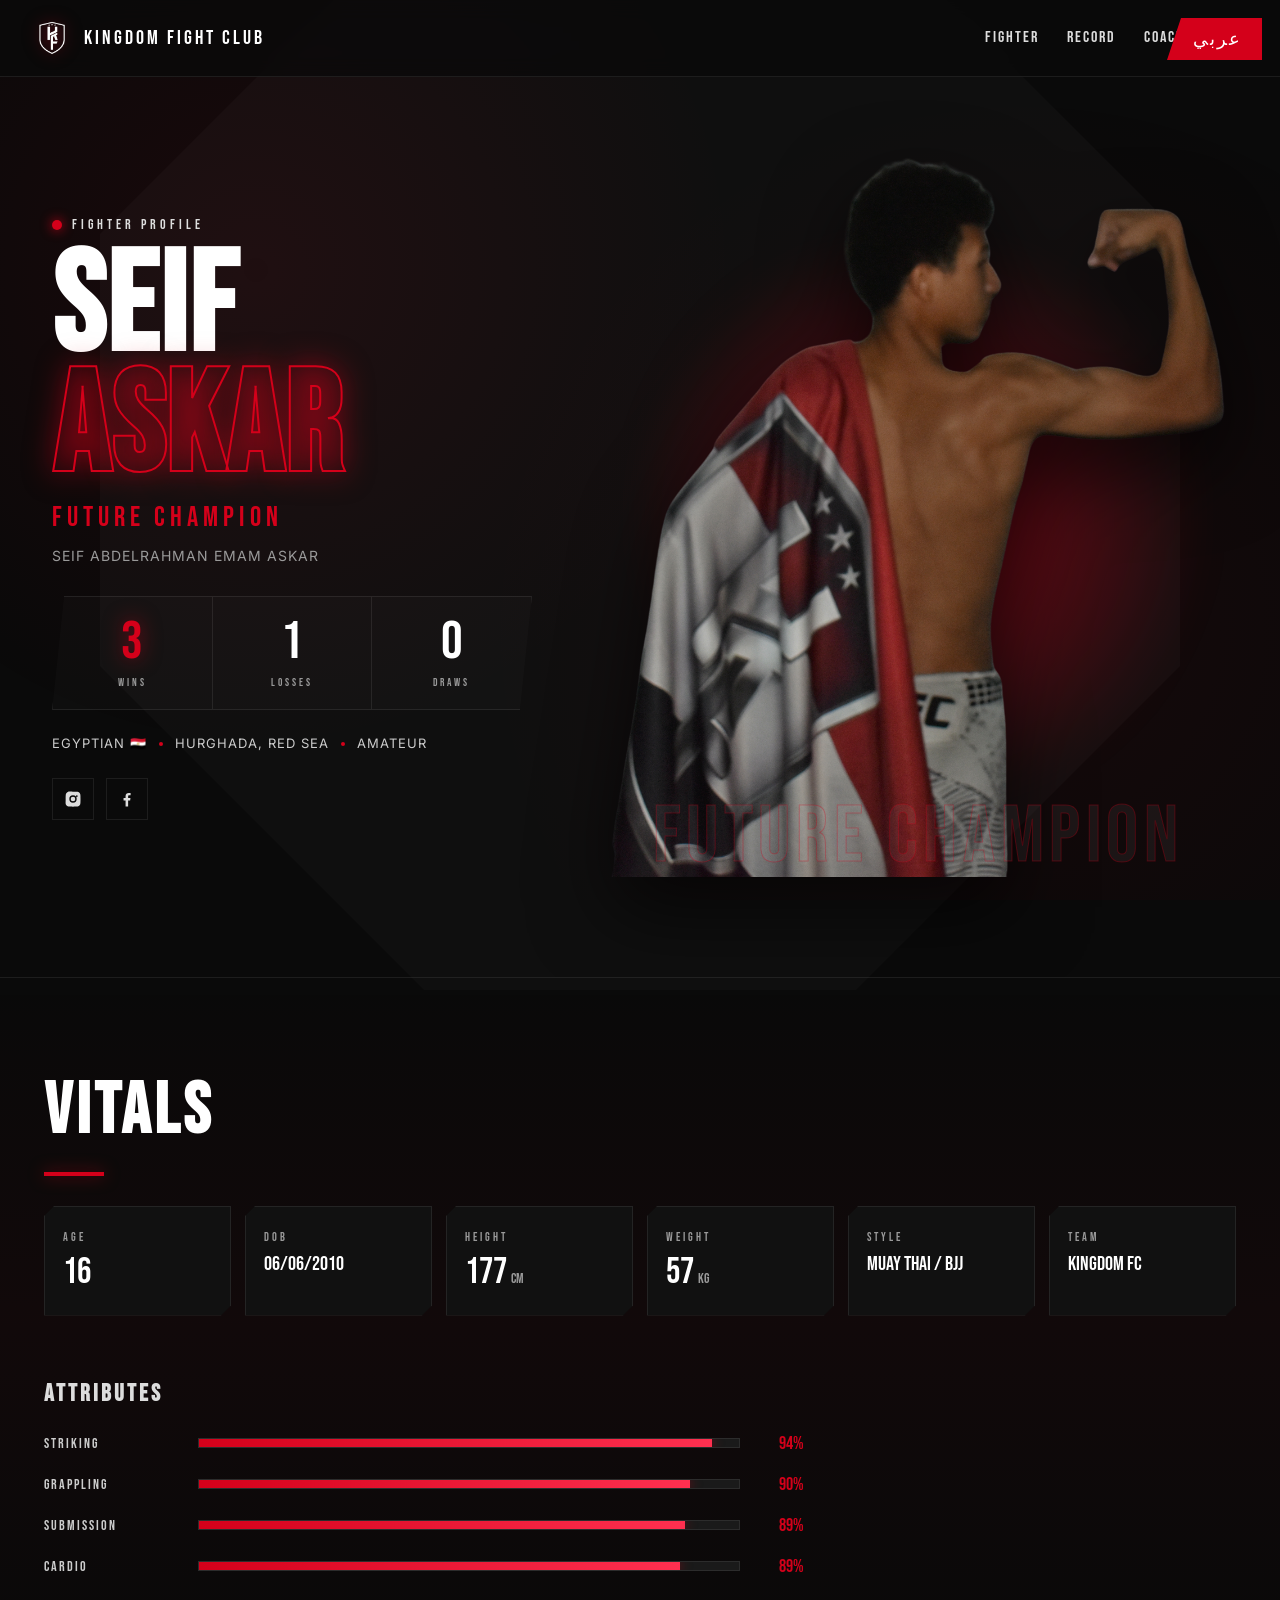
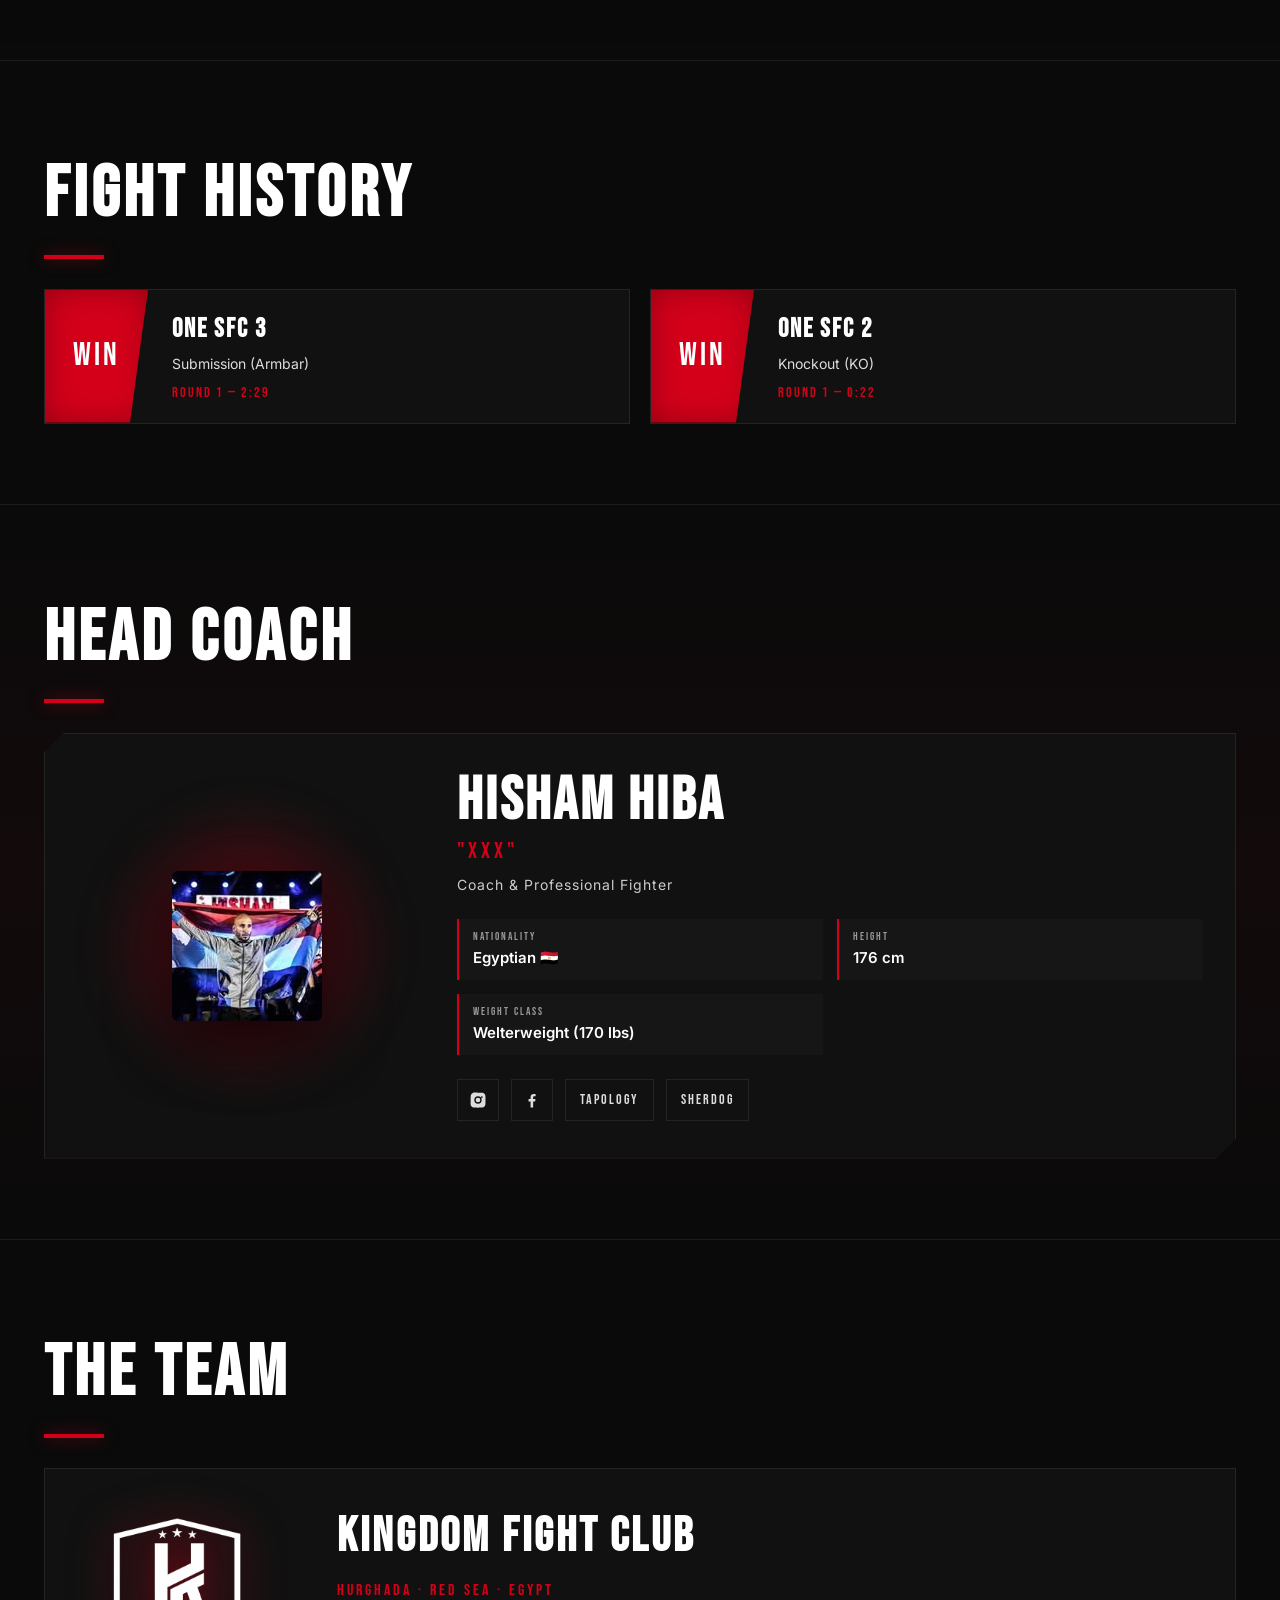
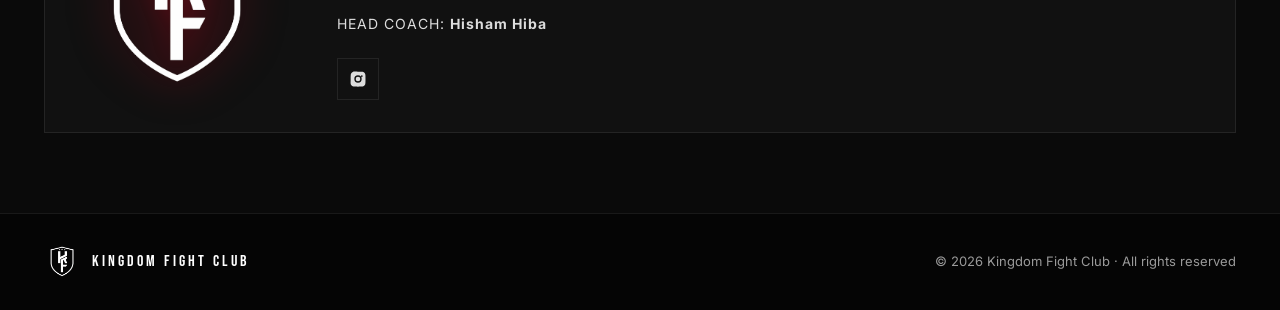
<file: index.html>
<!DOCTYPE html>
<html lang="en" dir="ltr">
<head>
<meta charset="UTF-8" />
<meta name="viewport" content="width=device-width, initial-scale=1.0" />
<title>Seif "The Ninja" Askar — Fighter Profile | Kingdom Fight Club</title>
<meta name="description" content="Official fighter profile of Seif Abdelrahman Emam Askar 'The Ninja' — 16-year-old Egyptian MMA amateur, Kingdom Fight Club, Hurghada." />
<link rel="preconnect" href="https://fonts.googleapis.com">
<link rel="preconnect" href="https://fonts.gstatic.com" crossorigin>
<link href="https://fonts.googleapis.com/css2?family=Bebas+Neue&family=Inter:wght@400;500;600;700;900&family=Cairo:wght@400;600;700;900&display=swap" rel="stylesheet">
<link rel="stylesheet" href="css/style.css" />
<meta name="google-site-verification" content="RdOPD7x5HzGL2zc01Ll1Fjmmi1m0JW508nPyq-YoRLc" />
<style>
  /* Bigger fighter photo (always stays inside its column, never crooked) */
  .hero-grid{grid-template-columns:1fr 1.2fr}
  .hero-photo{min-height:760px}
  .fighter-img{width:auto;height:auto;max-width:100%;max-height:720px;object-fit:contain}

  /* "Future Champion" text scales so phones can see all of it */
  .photo-tagline,
  html[dir="rtl"] .photo-tagline{
    font-size:clamp(30px,8.5vw,80px);
    letter-spacing:.07em;
    max-width:100%;
    text-align:center;
  }
  html[dir="rtl"] .photo-tagline{letter-spacing:0}
  .nickname,
  html[dir="rtl"] .nickname{font-size:clamp(20px,6vw,28px);letter-spacing:.18em;white-space:nowrap}
  html[dir="rtl"] .nickname{letter-spacing:0}

  @media(max-width:880px){
    .hero-grid{grid-template-columns:1fr}
    .hero-photo{min-height:520px}
    .fighter-img{max-height:500px}
  }
</style>
</head>
<body>

<div class="octagon-watermark" aria-hidden="true"></div>

<button id="langToggle" class="lang-toggle" aria-label="Toggle language">
  <span class="lang-flag-corner"></span>
  <span data-en="عربي" data-ar="EN" class="lang-label">عربي</span>
</button>

<header class="topbar">
  <div class="brand">
    <img src="images/team-logo.png" alt="Kingdom Fight Club" class="brand-logo" />
    <span class="brand-text" data-en="KINGDOM FIGHT CLUB" data-ar="كينغدم فايت كلوب">KINGDOM FIGHT CLUB</span>
  </div>
  <nav class="topnav">
    <a href="#fighter" data-en="FIGHTER" data-ar="المقاتل">FIGHTER</a>
    <a href="#record" data-en="RECORD" data-ar="السجل">RECORD</a>
    <a href="#coach" data-en="COACH" data-ar="المدرب">COACH</a>
    <a href="#team" data-en="TEAM" data-ar="الفريق">TEAM</a>
  </nav>
</header>

<section id="fighter" class="hero">
  <div class="hero-grid">
    <div class="hero-info">
      <div class="eyebrow">
        <span class="dot"></span>
        <span data-en="FIGHTER PROFILE" data-ar="ملف المقاتل">FIGHTER PROFILE</span>
      </div>
      <h1 class="fighter-name">
        <span class="first" data-en="SEIF" data-ar="سيف">SEIF</span>
        <span class="last" data-en="ASKAR" data-ar="عسكر">ASKAR</span>
      </h1>
      <p class="nickname"><span data-en="FUTURE CHAMPION" data-ar="بطل المستقبل">FUTURE CHAMPION</span></p>
      <p class="full-name" data-en="Seif Abdelrahman Emam Askar" data-ar="سيف عبدالرحمن إمام عسكر">Seif Abdelrahman Emam Askar</p>

      <div class="record-block">
        <div class="rec">
          <span class="rec-num count" data-target="3">0</span>
          <span class="rec-lbl" data-en="WINS" data-ar="فوز">WINS</span>
        </div>
        <div class="rec">
          <span class="rec-num count" data-target="1">0</span>
          <span class="rec-lbl" data-en="LOSSES" data-ar="هزيمة">LOSSES</span>
        </div>
        <div class="rec">
          <span class="rec-num count" data-target="0">0</span>
          <span class="rec-lbl" data-en="DRAWS" data-ar="تعادل">DRAWS</span>
        </div>
      </div>

      <div class="hero-meta">
        <span data-en="Egyptian 🇪🇬" data-ar="مصري 🇪🇬">Egyptian 🇪🇬</span>
        <span class="sep"></span>
        <span data-en="Hurghada, Red Sea" data-ar="الغردقة - البحر الأحمر">Hurghada, Red Sea</span>
        <span class="sep"></span>
        <span data-en="Amateur" data-ar="هواة">Amateur</span>
      </div>

      <div class="socials">
        <a href="https://www.instagram.com/seifaskarmma" target="_blank" rel="noopener" aria-label="Instagram"><svg viewBox="0 0 24 24" fill="currentColor"><path d="M12 2.2c3.2 0 3.6 0 4.8.1 1.2.1 1.8.2 2.2.4.6.2 1 .5 1.5 1s.8.9 1 1.5c.2.4.4 1 .4 2.2.1 1.2.1 1.6.1 4.8s0 3.6-.1 4.8c-.1 1.2-.2 1.8-.4 2.2-.2.6-.5 1-1 1.5s-.9.8-1.5 1c-.4.2-1 .4-2.2.4-1.2.1-1.6.1-4.8.1s-3.6 0-4.8-.1c-1.2-.1-1.8-.2-2.2-.4-.6-.2-1-.5-1.5-1s-.8-.9-1-1.5c-.2-.4-.4-1-.4-2.2C2.2 15.6 2.2 15.2 2.2 12s0-3.6.1-4.8c.1-1.2.2-1.8.4-2.2.2-.6.5-1 1-1.5s.9-.8 1.5-1c.4-.2 1-.4 2.2-.4C8.4 2.2 8.8 2.2 12 2.2zm0 4.9a4.9 4.9 0 100 9.8 4.9 4.9 0 000-9.8zm0 1.8a3.1 3.1 0 110 6.2 3.1 3.1 0 010-6.2zm5.1-2a1.1 1.1 0 100 2.3 1.1 1.1 0 000-2.3z"/></svg></a>
        <a href="https://www.facebook.com/share/1AHEs8yhzy/" target="_blank" rel="noopener" aria-label="Facebook"><svg viewBox="0 0 24 24" fill="currentColor"><path d="M13.5 22v-8h2.7l.4-3.2h-3.1V8.7c0-.9.3-1.6 1.6-1.6h1.7V4.1c-.3 0-1.3-.1-2.5-.1-2.5 0-4.2 1.5-4.2 4.3v2.4H7.4V14h2.7v8h3.4z"/></svg></a>
      </div>
    </div>

    <div class="hero-photo">
      <div class="photo-glow"></div>
      <img src="images/fighter.png" alt="Seif Askar The Ninja" class="fighter-img" />
      <div class="photo-tagline" data-en="Future Champion" data-ar="بطل المستقبل">Future Champion</div>
    </div>
  </div>
</section>

<section class="stats">
  <div class="container">
    <h2 class="section-title" data-en="VITALS" data-ar="المواصفات">VITALS</h2>
    <div class="stat-grid">
      <div class="stat-card">
        <span class="stat-label" data-en="AGE" data-ar="السن">AGE</span>
        <span class="stat-value" data-en="16" data-ar="١٦">16</span>
      </div>
      <div class="stat-card">
        <span class="stat-label" data-en="DOB" data-ar="تاريخ الميلاد">DOB</span>
        <span class="stat-value sm" data-en="06/06/2010" data-ar="٠٦/٠٦/٢٠١٠">06/06/2010</span>
      </div>
      <div class="stat-card">
        <span class="stat-label" data-en="HEIGHT" data-ar="الطول">HEIGHT</span>
        <span class="stat-value" data-en="177<small>cm</small>" data-ar="١٧٧<small>سم</small>">177<small>cm</small></span>
      </div>
      <div class="stat-card">
        <span class="stat-label" data-en="WEIGHT" data-ar="الوزن">WEIGHT</span>
        <span class="stat-value" data-en="57<small>kg</small>" data-ar="٥٧<small>كجم</small>">57<small>kg</small></span>
      </div>
      <div class="stat-card">
        <span class="stat-label" data-en="STYLE" data-ar="الأسلوب">STYLE</span>
        <span class="stat-value sm" data-en="Muay Thai / BJJ " data-ar="الجوجيتسو/ الكيك بوكسينغ">Striker / Grappler</span>
      </div>
      <div class="stat-card">
        <span class="stat-label" data-en="TEAM" data-ar="الفريق">TEAM</span>
        <span class="stat-value sm" data-en="Kingdom FC" data-ar="كينغدم">Kingdom FC</span>
      </div>
    </div>

    <h3 class="bars-title" data-en="ATTRIBUTES" data-ar="القدرات">ATTRIBUTES</h3>
    <div class="bars">
      <div class="bar-row"><span class="bar-lbl" data-en="STRIKING" data-ar="الضرب">STRIKING</span><div class="bar"><div class="bar-fill" data-pct="95"></div></div><span class="bar-pct" data-target="95">0</span></div>
      <div class="bar-row"><span class="bar-lbl" data-en="GRAPPLING" data-ar="المصارعة">GRAPPLING</span><div class="bar"><div class="bar-fill" data-pct="91"></div></div><span class="bar-pct" data-target="91">0</span></div>
      <div class="bar-row"><span class="bar-lbl" data-en="SUBMISSION" data-ar="الإخضاع">SUBMISSION</span><div class="bar"><div class="bar-fill" data-pct="90"></div></div><span class="bar-pct" data-target="90">0</span></div>
      <div class="bar-row"><span class="bar-lbl" data-en="CARDIO" data-ar="اللياقة">CARDIO</span><div class="bar"><div class="bar-fill" data-pct="89"></div></div><span class="bar-pct" data-target="90">0</span></div>
    </div>
  </div>
</section>

<section id="record" class="history">
  <div class="container">
    <h2 class="section-title" data-en="FIGHT HISTORY" data-ar="سجل النزالات">FIGHT HISTORY</h2>
    <div class="fights">
      <article class="fight-card win">
        <div class="fight-result"><span data-en="WIN" data-ar="فوز">WIN</span></div>
        <div class="fight-meta">
          <h3 data-en="One SFC 3" data-ar="One SFC 3">One SFC 3</h3>
          <p data-en="Submission (Armbar)" data-ar="بالإرسال (Armbar)">Submission (Armbar)</p>
          <span class="round" data-en="Round 1 — 2:29" data-ar="الجولة ١ — 2:29">Round 1 — 2:29</span>
        </div>
      </article>
      <article class="fight-card win">
        <div class="fight-result"><span data-en="WIN" data-ar="فوز">WIN</span></div>
        <div class="fight-meta">
          <h3 data-en="One SFC 2" data-ar="One SFC 2">One SFC 2</h3>
          <p data-en="Knockout (KO)" data-ar="بالضربة القاضية">Knockout (KO)</p>
          <span class="round" data-en="Round 1 — 0:22" data-ar="الجولة ١ — 0:22">Round 1 — 0:22</span>
        </div>
      </article>
    </div>
  </div>
</section>

<section id="coach" class="coach">
  <div class="container">
    <h2 class="section-title" data-en="HEAD COACH" data-ar="المدرب الرئيسي">HEAD COACH</h2>
    <div class="coach-card">
      <div class="coach-photo">
        <div class="photo-glow"></div>
        <img src="images/coach.png" alt="Coach Hisham Hiba" />
      </div>
      <div class="coach-info">
        <h3 class="coach-name" data-en="HISHAM HIBA" data-ar="هشام هيبة">HISHAM HIBA</h3>
        <p class="coach-nick">"xXx"</p>
        <p class="coach-role" data-en="Coach & Professional Fighter" data-ar="مدرب ومقاتل محترف">Coach & Professional Fighter</p>

        <div class="coach-stats">
          <div><span class="cs-lbl" data-en="NATIONALITY" data-ar="الجنسية">NATIONALITY</span><span class="cs-val" data-en="Egyptian 🇪🇬" data-ar="مصري 🇪🇬">Egyptian 🇪🇬</span></div>
          <div><span class="cs-lbl" data-en="HEIGHT" data-ar="الطول">HEIGHT</span><span class="cs-val" data-en="176 cm" data-ar="١٧٦ سم">176 cm</span></div>
          <div><span class="cs-lbl" data-en="WEIGHT CLASS" data-ar="فئة الوزن">WEIGHT CLASS</span><span class="cs-val" data-en="Welterweight (170 lbs)" data-ar="ويلتروويت (١٧٠ رطل)">Welterweight (170 lbs)</span></div>
        </div>

        <div class="socials">
          <a href="https://www.instagram.com/hisham_hiba/" target="_blank" rel="noopener" aria-label="Instagram"><svg viewBox="0 0 24 24" fill="currentColor"><path d="M12 2.2c3.2 0 3.6 0 4.8.1 1.2.1 1.8.2 2.2.4.6.2 1 .5 1.5 1s.8.9 1 1.5c.2.4.4 1 .4 2.2.1 1.2.1 1.6.1 4.8s0 3.6-.1 4.8c-.1 1.2-.2 1.8-.4 2.2-.2.6-.5 1-1 1.5s-.9.8-1.5 1c-.4.2-1 .4-2.2.4-1.2.1-1.6.1-4.8.1s-3.6 0-4.8-.1c-1.2-.1-1.8-.2-2.2-.4-.6-.2-1-.5-1.5-1s-.8-.9-1-1.5c-.2-.4-.4-1-.4-2.2C2.2 15.6 2.2 15.2 2.2 12s0-3.6.1-4.8c.1-1.2.2-1.8.4-2.2.2-.6.5-1 1-1.5s.9-.8 1.5-1c.4-.2 1-.4 2.2-.4C8.4 2.2 8.8 2.2 12 2.2zm0 4.9a4.9 4.9 0 100 9.8 4.9 4.9 0 000-9.8zm0 1.8a3.1 3.1 0 110 6.2 3.1 3.1 0 010-6.2zm5.1-2a1.1 1.1 0 100 2.3 1.1 1.1 0 000-2.3z"/></svg></a>
          <a href="https://www.facebook.com/hisham.hiba/" target="_blank" rel="noopener" aria-label="Facebook"><svg viewBox="0 0 24 24" fill="currentColor"><path d="M13.5 22v-8h2.7l.4-3.2h-3.1V8.7c0-.9.3-1.6 1.6-1.6h1.7V4.1c-.3 0-1.3-.1-2.5-.1-2.5 0-4.2 1.5-4.2 4.3v2.4H7.4V14h2.7v8h3.4z"/></svg></a>
          <a href="https://www.tapology.com/fightcenter/fighters/62540-hesham-hiba" target="_blank" rel="noopener" class="text-link">Tapology</a>
          <a href="https://www.sherdog.com/fighter/Hisham-Hiba-113567" target="_blank" rel="noopener" class="text-link">Sherdog</a>
        </div>
      </div>
    </div>
  </div>
</section>

<section id="team" class="team">
  <div class="container">
    <h2 class="section-title" data-en="THE TEAM" data-ar="الفريق">THE TEAM</h2>
    <div class="team-card">
      <img src="images/team-logo.png" alt="Kingdom Fight Club Logo" class="team-logo" />
      <div class="team-info">
        <h3 data-en="KINGDOM FIGHT CLUB" data-ar="كينغدم فايت كلوب">KINGDOM FIGHT CLUB</h3>
        <p class="team-tag" data-en="HURGHADA · RED SEA · EGYPT" data-ar="الغردقة · البحر الأحمر · مصر">HURGHADA · RED SEA · EGYPT</p>
        <p class="team-coach"><span data-en="HEAD COACH:" data-ar="المدرب الرئيسي:">HEAD COACH:</span> <strong data-en="Hisham Hiba" data-ar="هشام هيبة">Hisham Hiba</strong></p>
        <div class="socials">
          <a href="https://www.instagram.com/kingdomfc.hrg/" target="_blank" rel="noopener" aria-label="Instagram"><svg viewBox="0 0 24 24" fill="currentColor"><path d="M12 2.2c3.2 0 3.6 0 4.8.1 1.2.1 1.8.2 2.2.4.6.2 1 .5 1.5 1s.8.9 1 1.5c.2.4.4 1 .4 2.2.1 1.2.1 1.6.1 4.8s0 3.6-.1 4.8c-.1 1.2-.2 1.8-.4 2.2-.2.6-.5 1-1 1.5s-.9.8-1.5 1c-.4.2-1 .4-2.2.4-1.2.1-1.6.1-4.8.1s-3.6 0-4.8-.1c-1.2-.1-1.8-.2-2.2-.4-.6-.2-1-.5-1.5-1s-.8-.9-1-1.5c-.2-.4-.4-1-.4-2.2C2.2 15.6 2.2 15.2 2.2 12s0-3.6.1-4.8c.1-1.2.2-1.8.4-2.2.2-.6.5-1 1-1.5s.9-.8 1.5-1c.4-.2 1-.4 2.2-.4C8.4 2.2 8.8 2.2 12 2.2zm0 4.9a4.9 4.9 0 100 9.8 4.9 4.9 0 000-9.8zm0 1.8a3.1 3.1 0 110 6.2 3.1 3.1 0 010-6.2zm5.1-2a1.1 1.1 0 100 2.3 1.1 1.1 0 000-2.3z"/></svg></a>
        </div>
      </div>
    </div>
  </div>
</section>

<footer class="footer">
  <div class="container footer-grid">
    <div class="foot-brand">
      <img src="images/team-logo.png" alt="" class="foot-logo" />
      <span data-en="KINGDOM FIGHT CLUB" data-ar="كينغدم فايت كلوب">KINGDOM FIGHT CLUB</span>
    </div>
    <p class="foot-copy">© <span id="year"></span> Kingdom Fight Club · <span data-en="All rights reserved" data-ar="جميع الحقوق محفوظة">All rights reserved</span></p>
  </div>
</footer>

<script src="js/script.js"></script>
</body>
</html>
</file>
<file: css/style.css>
/* ============ RESET / BASE ============ */
*,*::before,*::after{box-sizing:border-box;margin:0;padding:0}
:root{
  --bg:#0a0a0a;
  --bg-2:#111;
  --red:#D4001A;
  --red-glow:rgba(212,0,26,.55);
  --white:#fff;
  --muted:#9a9a9a;
  --line:rgba(255,255,255,.08);
  --font-h:'Bebas Neue',Impact,sans-serif;
  --font-b:'Inter',system-ui,sans-serif;
}
html{scroll-behavior:smooth}
body{
  background:var(--bg);
  color:var(--white);
  font-family:var(--font-b);
  line-height:1.5;
  overflow-x:hidden;
  transition:background .4s ease;
}
html[dir="rtl"] body{font-family:'Cairo',sans-serif}
html[dir="rtl"] .fighter-name,
html[dir="rtl"] .section-title,
html[dir="rtl"] .coach-name,
html[dir="rtl"] h3,
html[dir="rtl"] .photo-tagline,
html[dir="rtl"] .brand-text{font-family:'Cairo',sans-serif;font-weight:900;letter-spacing:0}

img{max-width:100%;display:block}
a{color:inherit;text-decoration:none}
.container{max-width:1240px;margin:0 auto;padding:0 24px}

.octagon-watermark{
  position:fixed;inset:0;pointer-events:none;z-index:0;
  background:
    radial-gradient(circle at 20% 30%, rgba(212,0,26,.08), transparent 40%),
    radial-gradient(circle at 80% 70%, rgba(212,0,26,.06), transparent 45%);
}
.octagon-watermark::before{
  content:"";position:absolute;top:50%;left:50%;
  width:120vmin;height:120vmin;transform:translate(-50%,-50%);
  background:#fff;opacity:.025;
  clip-path:polygon(30% 0,70% 0,100% 30%,100% 70%,70% 100%,30% 100%,0 70%,0 30%);
}

.lang-toggle{
  position:fixed;top:18px;right:18px;z-index:50;
  background:var(--red);color:#fff;border:none;
  font-family:var(--font-h);font-size:18px;letter-spacing:2px;
  padding:10px 20px 10px 26px;cursor:pointer;
  clip-path:polygon(14px 0,100% 0,100% 100%,0 100%);
  box-shadow:0 0 24px var(--red-glow);
  transition:transform .25s,box-shadow .25s;
}
.lang-toggle:hover{transform:translateY(-2px);box-shadow:0 0 36px var(--red-glow)}
html[dir="rtl"] .lang-toggle{
  right:auto;left:18px;
  clip-path:polygon(0 0,calc(100% - 14px) 0,100% 100%,0 100%);
  padding:10px 26px 10px 20px;
  font-family:'Cairo',sans-serif;
}

.topbar{
  position:relative;z-index:10;
  display:flex;align-items:center;justify-content:space-between;
  padding:18px 32px;border-bottom:1px solid var(--line);
  background:rgba(10,10,10,.75);backdrop-filter:blur(10px);
}
.brand{display:flex;align-items:center;gap:12px}
.brand-logo{width:40px;height:40px;object-fit:contain;filter:drop-shadow(0 0 8px var(--red-glow))}
.brand-text{font-family:var(--font-h);font-size:20px;letter-spacing:3px}
.topnav{display:flex;gap:28px}
.topnav a{
  font-family:var(--font-h);font-size:16px;letter-spacing:2px;
  color:#ddd;position:relative;padding:6px 0;transition:color .2s;
}
html[dir="rtl"] .topnav a{font-family:'Cairo',sans-serif;font-weight:700;letter-spacing:0;font-size:14px}
.topnav a::after{
  content:"";position:absolute;left:0;bottom:0;width:0;height:2px;
  background:var(--red);transition:width .3s;
}
.topnav a:hover{color:var(--white)}
.topnav a:hover::after{width:100%}

@media(max-width:720px){
  .topnav{display:none}
  .brand-text{font-size:16px;letter-spacing:2px}
}

.hero{position:relative;z-index:1;padding:60px 0 80px;overflow:hidden}
.hero-grid{
  max-width:1240px;margin:0 auto;padding:0 32px;
  display:grid;grid-template-columns:1fr 1fr;gap:40px;align-items:center;
}
html[dir="rtl"] .hero-info{order:2;text-align:right}
html[dir="rtl"] .hero-photo{order:1}

.eyebrow{display:flex;align-items:center;gap:10px;font-family:var(--font-h);letter-spacing:4px;color:#ddd;margin-bottom:14px;font-size:14px}
html[dir="rtl"] .eyebrow{font-family:'Cairo',sans-serif;letter-spacing:0;font-weight:700}
.dot{width:10px;height:10px;background:var(--red);border-radius:50%;box-shadow:0 0 12px var(--red)}

.fighter-name{
  font-family:var(--font-h);line-height:.85;
  font-size:clamp(64px,11vw,160px);letter-spacing:2px;
}
.fighter-name .first{display:block;color:#fff}
.fighter-name .last{display:block;color:transparent;-webkit-text-stroke:2px var(--red);text-shadow:0 0 30px var(--red-glow)}
html[dir="rtl"] .fighter-name{font-size:clamp(54px,9vw,130px);letter-spacing:0}
html[dir="rtl"] .fighter-name .last{-webkit-text-stroke:1px var(--red)}

.nickname{font-family:var(--font-h);font-size:28px;letter-spacing:6px;color:var(--red);margin-top:8px}
html[dir="rtl"] .nickname{font-family:'Cairo',sans-serif;letter-spacing:0;font-weight:700;font-size:26px}

.full-name{color:var(--muted);margin-top:6px;font-size:14px;letter-spacing:1px;text-transform:uppercase}
html[dir="rtl"] .full-name{text-transform:none}

.record-block{
  display:flex;margin-top:30px;
  border:1px solid var(--line);background:rgba(255,255,255,.02);
  clip-path:polygon(12px 0,100% 0,calc(100% - 12px) 100%,0 100%);
  max-width:480px;
}
.rec{flex:1;padding:18px 22px;text-align:center;border-right:1px solid var(--line)}
.rec:last-child{border-right:none}
.rec-num{display:block;font-family:var(--font-h);font-size:54px;line-height:1;color:#fff}
.rec:nth-child(1) .rec-num{color:var(--red);text-shadow:0 0 20px var(--red-glow)}
.rec-lbl{display:block;font-size:11px;letter-spacing:3px;color:var(--muted);margin-top:6px;font-family:var(--font-h)}
html[dir="rtl"] .rec-lbl{font-family:'Cairo',sans-serif;letter-spacing:0;font-weight:600}

.hero-meta{margin-top:24px;display:flex;flex-wrap:wrap;align-items:center;gap:12px;font-size:13px;color:#ccc;letter-spacing:1px;text-transform:uppercase}
html[dir="rtl"] .hero-meta{text-transform:none}
.sep{width:4px;height:4px;background:var(--red);border-radius:50%}

.socials{margin-top:24px;display:flex;gap:12px;align-items:center;flex-wrap:wrap}
.socials a{
  width:42px;height:42px;display:grid;place-items:center;
  border:1px solid var(--line);color:#ddd;
  transition:all .25s;
}
.socials a svg{width:18px;height:18px}
.socials a:hover{background:var(--red);color:#fff;border-color:var(--red);box-shadow:0 0 18px var(--red-glow);transform:translateY(-2px)}
.socials .text-link{
  width:auto;padding:0 14px;font-family:var(--font-h);letter-spacing:2px;font-size:14px;
}

.hero-photo{position:relative;display:grid;place-items:center;min-height:560px}
.photo-glow{
  position:absolute;width:90%;height:90%;
  background:radial-gradient(circle,var(--red-glow) 0%,transparent 65%);
  filter:blur(20px);animation:pulseGlow 4s ease-in-out infinite;
}
@keyframes pulseGlow{0%,100%{opacity:.7;transform:scale(1)}50%{opacity:1;transform:scale(1.05)}}
.fighter-img{
  position:relative;max-height:640px;width:auto;
  filter:drop-shadow(0 30px 40px rgba(0,0,0,.7));
  animation:floatY 6s ease-in-out infinite;
}
@keyframes floatY{0%,100%{transform:translateY(0)}50%{transform:translateY(-10px)}}
html[dir="rtl"] .fighter-img{animation:floatYrtl 6s ease-in-out infinite}
@keyframes floatYrtl{0%,100%{transform:scaleX(-1) translateY(0)}50%{transform:scaleX(-1) translateY(-10px)}}

.photo-tagline{
  position:absolute;bottom:0;left:50%;transform:translateX(-50%);
  font-family:var(--font-h);font-size:80px;letter-spacing:6px;
  color:rgba(255,255,255,.05);white-space:nowrap;pointer-events:none;
  -webkit-text-stroke:1px rgba(212,0,26,.3);
}
html[dir="rtl"] .photo-tagline{font-family:'Cairo',sans-serif;font-size:60px;letter-spacing:0}

@media(max-width:880px){
  .hero-grid{grid-template-columns:1fr;text-align:center}
  .hero-info{order:2}
  .hero-photo{order:1;min-height:420px}
  .fighter-img{max-height:460px}
  .record-block{margin-left:auto;margin-right:auto}
  .hero-meta,.socials{justify-content:center}
  html[dir="rtl"] .hero-info{text-align:center}
}

.stats{position:relative;z-index:1;padding:80px 0;border-top:1px solid var(--line);background:linear-gradient(180deg,transparent,rgba(212,0,26,.04),transparent)}
.section-title{
  font-family:var(--font-h);font-size:clamp(40px,6vw,72px);letter-spacing:4px;
  margin-bottom:40px;position:relative;display:inline-block;
}
.section-title::after{
  content:"";position:absolute;left:0;bottom:-10px;width:60px;height:4px;background:var(--red);box-shadow:0 0 16px var(--red-glow);
}
html[dir="rtl"] .section-title{letter-spacing:0}
html[dir="rtl"] .section-title::after{left:auto;right:0}

.stat-grid{display:grid;grid-template-columns:repeat(6,1fr);gap:14px;margin-bottom:60px}
@media(max-width:880px){.stat-grid{grid-template-columns:repeat(3,1fr)}}
@media(max-width:520px){.stat-grid{grid-template-columns:repeat(2,1fr)}}
.stat-card{
  background:var(--bg-2);border:1px solid var(--line);
  padding:22px 18px;position:relative;overflow:hidden;
  clip-path:polygon(10px 0,100% 0,100% calc(100% - 10px),calc(100% - 10px) 100%,0 100%,0 10px);
  transition:all .25s;
}
.stat-card::before{content:"";position:absolute;top:0;left:0;width:3px;height:0;background:var(--red);transition:height .3s}
.stat-card:hover{transform:translateY(-3px);box-shadow:0 0 22px rgba(212,0,26,.25)}
.stat-card:hover::before{height:100%}
.stat-label{display:block;font-family:var(--font-h);font-size:12px;letter-spacing:3px;color:var(--muted)}
html[dir="rtl"] .stat-label{font-family:'Cairo',sans-serif;letter-spacing:0;font-weight:600}
.stat-value{display:block;font-family:var(--font-h);font-size:36px;line-height:1.1;margin-top:6px}
.stat-value.sm{font-size:20px}
.stat-value small{font-size:14px;color:var(--muted);margin-left:4px}
html[dir="rtl"] .stat-value{font-family:'Cairo',sans-serif;font-weight:900}

.bars-title{font-family:var(--font-h);font-size:24px;letter-spacing:3px;margin-bottom:18px;color:#ddd}
html[dir="rtl"] .bars-title{font-family:'Cairo',sans-serif;font-weight:700;letter-spacing:0}
.bars{display:flex;flex-direction:column;gap:14px;max-width:760px}
.bar-row{display:grid;grid-template-columns:140px 1fr 50px;gap:14px;align-items:center}
html[dir="rtl"] .bar-row{grid-template-columns:50px 1fr 140px}
.bar-lbl{font-family:var(--font-h);font-size:14px;letter-spacing:2px;color:#ccc}
html[dir="rtl"] .bar-lbl{font-family:'Cairo',sans-serif;letter-spacing:0;font-weight:600}
.bar{height:10px;background:#1a1a1a;position:relative;overflow:hidden;border:1px solid var(--line)}
.bar-fill{
  height:100%;width:0;background:linear-gradient(90deg,var(--red),#ff3050);
  box-shadow:0 0 12px var(--red-glow);transition:width 1.6s cubic-bezier(.22,.9,.3,1);
}
.bar-pct{font-family:var(--font-h);color:var(--red);font-size:18px;text-align:right}
html[dir="rtl"] .bar-pct{text-align:left}

.history{padding:80px 0;border-top:1px solid var(--line)}
.fights{display:grid;grid-template-columns:repeat(auto-fit,minmax(320px,1fr));gap:20px}
.fight-card{
  display:flex;align-items:stretch;
  background:var(--bg-2);border:1px solid var(--line);
  overflow:hidden;transition:all .3s;position:relative;
}
.fight-card:hover{transform:translateY(-4px);box-shadow:0 10px 30px rgba(212,0,26,.2);border-color:var(--red)}
.fight-result{
  background:var(--red);color:#fff;font-family:var(--font-h);
  font-size:32px;letter-spacing:3px;
  display:grid;place-items:center;padding:0 28px;
  clip-path:polygon(0 0,100% 0,calc(100% - 18px) 100%,0 100%);
  box-shadow:inset 0 0 30px rgba(0,0,0,.3);
}
html[dir="rtl"] .fight-result{
  font-family:'Cairo',sans-serif;letter-spacing:0;font-weight:900;
  clip-path:polygon(18px 0,100% 0,100% 100%,0 100%);
}
.fight-meta{padding:20px 24px;flex:1}
.fight-meta h3{font-family:var(--font-h);font-size:26px;letter-spacing:2px}
.fight-meta p{color:#ddd;margin-top:4px;font-size:14px}
.round{display:inline-block;margin-top:8px;color:var(--red);font-family:var(--font-h);letter-spacing:2px;font-size:14px}
html[dir="rtl"] .round{font-family:'Cairo',sans-serif;letter-spacing:0;font-weight:600}

.coach{padding:80px 0;border-top:1px solid var(--line);background:linear-gradient(180deg,transparent,rgba(212,0,26,.04),transparent)}
.coach-card{
  display:grid;grid-template-columns:340px 1fr;gap:40px;align-items:center;
  background:var(--bg-2);border:1px solid var(--line);padding:32px;
  clip-path:polygon(20px 0,100% 0,100% calc(100% - 20px),calc(100% - 20px) 100%,0 100%,0 20px);
}
@media(max-width:780px){.coach-card{grid-template-columns:1fr;text-align:center}.coach-stats{justify-items:center}}
.coach-photo{position:relative;display:grid;place-items:center;min-height:360px}
.coach-photo img{position:relative;max-height:420px;filter:drop-shadow(0 20px 30px rgba(0,0,0,.7));border-radius:6px}
.coach-name{font-family:var(--font-h);font-size:60px;letter-spacing:3px;line-height:1}
.coach-nick{color:var(--red);font-family:var(--font-h);font-size:22px;letter-spacing:4px;margin-top:4px}
.coach-role{color:#ccc;margin-top:6px;font-size:14px;letter-spacing:1px}
.coach-stats{display:grid;grid-template-columns:repeat(2,1fr);gap:14px;margin:24px 0}
.coach-stats > div{background:rgba(255,255,255,.02);border-left:2px solid var(--red);padding:10px 14px}
html[dir="rtl"] .coach-stats > div{border-left:none;border-right:2px solid var(--red)}
.cs-lbl{display:block;font-family:var(--font-h);font-size:11px;letter-spacing:2px;color:var(--muted)}
html[dir="rtl"] .cs-lbl{font-family:'Cairo',sans-serif;letter-spacing:0;font-weight:600}
.cs-val{display:block;font-size:15px;color:#fff;margin-top:2px;font-weight:600}

.team{padding:80px 0;border-top:1px solid var(--line)}
.team-card{
  display:grid;grid-template-columns:220px 1fr;gap:40px;align-items:center;
  background:var(--bg-2);border:1px solid var(--line);padding:32px;
}
@media(max-width:680px){.team-card{grid-template-columns:1fr;text-align:center}.team-card .socials{justify-content:center}}
.team-logo{max-width:200px;filter:drop-shadow(0 0 20px var(--red-glow))}
.team-info h3{font-family:var(--font-h);font-size:48px;letter-spacing:3px}
.team-tag{color:var(--red);font-family:var(--font-h);letter-spacing:3px;margin-top:6px}
html[dir="rtl"] .team-tag{font-family:'Cairo',sans-serif;letter-spacing:0;font-weight:700}
.team-coach{margin-top:10px;color:#ddd;font-size:14px;letter-spacing:1px}

.footer{padding:30px 0;border-top:1px solid var(--line);background:#050505;position:relative;z-index:1}
.footer-grid{display:flex;align-items:center;justify-content:space-between;gap:20px;flex-wrap:wrap}
.foot-brand{display:flex;align-items:center;gap:12px;font-family:var(--font-h);letter-spacing:3px}
html[dir="rtl"] .foot-brand{font-family:'Cairo',sans-serif;letter-spacing:0;font-weight:700}
.foot-logo{width:36px;height:36px;object-fit:contain}
.foot-copy{color:var(--muted);font-size:13px}

html,body,.hero-grid,.coach-card,.team-card{transition:all .4s ease}
</file>
